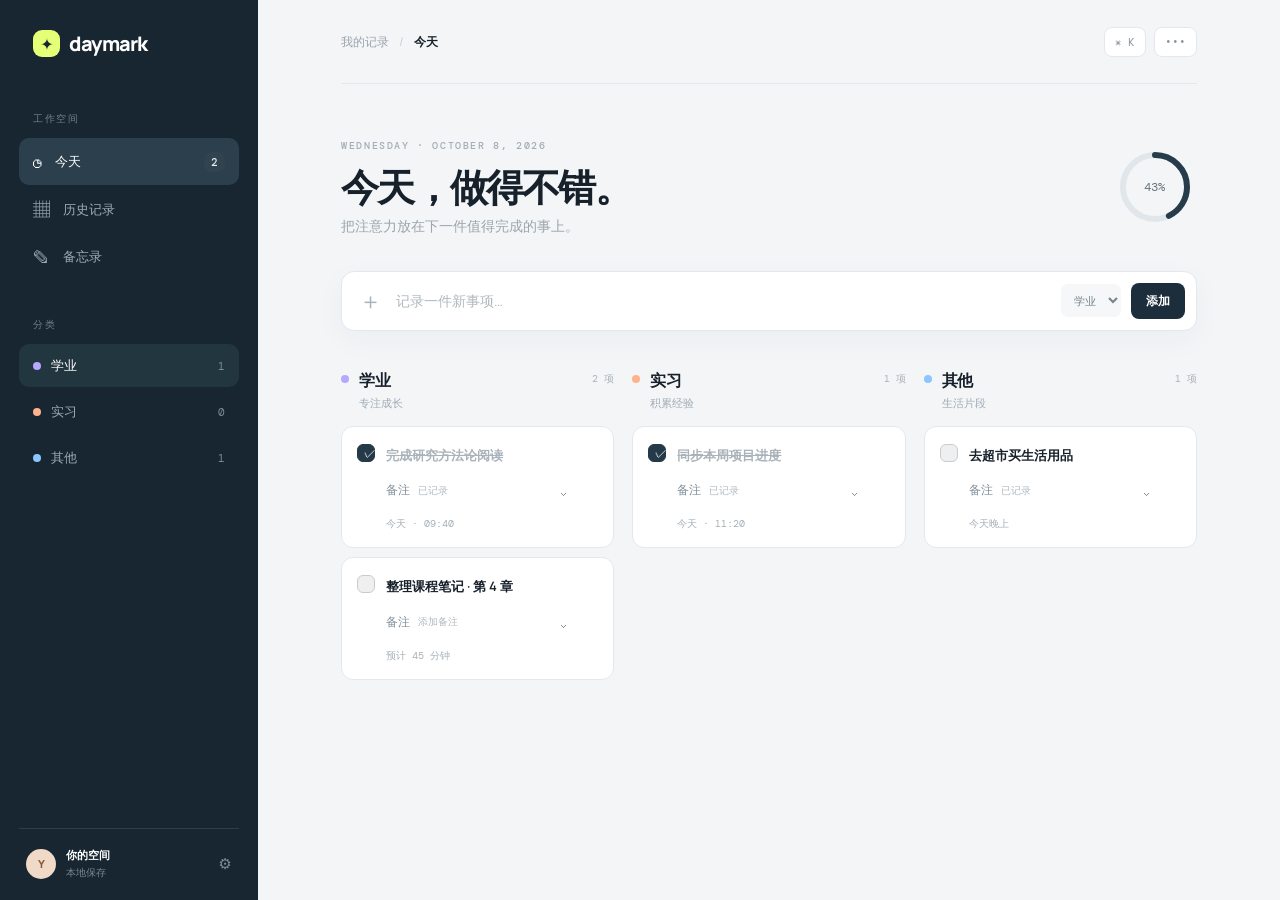
<file: index.html>
<!doctype html>
<html lang="zh-CN">
<head>
  <meta charset="UTF-8" />
  <meta name="viewport" content="width=device-width, initial-scale=1.0" />
  <title>Daymark · 每日记录</title>
  <link rel="preconnect" href="https://fonts.googleapis.com">
  <link rel="preconnect" href="https://fonts.gstatic.com" crossorigin>
  <link href="https://fonts.googleapis.com/css2?family=DM+Mono:wght@400;500&family=Manrope:wght@400;500;600;700;800&display=swap" rel="stylesheet">
  <link rel="stylesheet" href="styles.css" />
</head>
<body>
  <div class="app-shell">
    <aside class="sidebar">
      <div class="brand"><span class="brand-mark">✦</span><span>daymark</span></div>
      <div class="sidebar-label">工作空间</div>
      <nav>
        <button class="nav-item active" data-view="today"><span>◷</span> 今天 <b id="todayCount">3</b></button>
        <button class="nav-item" data-view="history"><span>▦</span> 历史记录</button>
        <button class="nav-item" data-view="notes"><span>✎</span> 备忘录</button>
      </nav>
      <div class="sidebar-label section-label">分类</div>
      <div class="category-list">
        <button class="category-chip academic active"><i></i> 学业 <span>2</span></button>
        <button class="category-chip internship"><i></i> 实习 <span>1</span></button>
        <button class="category-chip other"><i></i> 其他 <span>1</span></button>
      </div>
      <div class="sidebar-footer"><div class="avatar">Y</div><div><strong>你的空间</strong><small>本地保存</small></div><span class="settings">⚙</span></div>
    </aside>

    <main class="main-content">
      <header class="topbar"><div class="breadcrumb">我的记录 <span>/</span> <strong id="pageTitle">今天</strong></div><div class="top-actions"><button class="icon-button">⌘ K</button><button class="icon-button">•••</button></div></header>
      <section class="hero"><div><p class="eyebrow">WEDNESDAY · OCTOBER 8, 2026</p><h1 id="heroTitle">今天，做得不错。</h1><p class="hero-sub">把注意力放在下一件值得完成的事上。</p></div><div class="progress-ring"><svg viewBox="0 0 42 42"><circle class="ring-bg" cx="21" cy="21" r="16"></circle><circle class="ring-value" cx="21" cy="21" r="16"></circle></svg><span>43%</span></div></section>
      <section class="quick-add"><span class="plus">＋</span><input id="taskInput" placeholder="记录一件新事项…" /><select id="categorySelect"><option value="academic">学业</option><option value="internship">实习</option><option value="other">其他</option></select><button id="addTask">添加</button></section>
      <section class="content-grid" id="todayView">
        <div class="task-column"><div class="column-heading"><div><span class="dot academic-dot"></span><h2>学业</h2><small>专注成长</small></div><span class="count">2 项</span></div><div class="task-list" data-category="academic"></div></div>
        <div class="task-column"><div class="column-heading"><div><span class="dot internship-dot"></span><h2>实习</h2><small>积累经验</small></div><span class="count">1 项</span></div><div class="task-list" data-category="internship"></div></div>
        <div class="task-column"><div class="column-heading"><div><span class="dot other-dot"></span><h2>其他</h2><small>生活片段</small></div><span class="count">1 项</span></div><div class="task-list" data-category="other"></div></div>
      </section>
      <section class="history-view" id="historyView" hidden><div class="history-head"><div><p class="eyebrow">YOUR TIMELINE</p><h2>这些天，你完成了什么？</h2></div><button class="filter-button">最近 7 天⌄</button></div><div id="historyList"></div></section><section class="notes-view" id="notesView" hidden><div class="history-head"><div><p class="eyebrow">QUICK NOTES</p><h2>随手记下，不让灵感溜走。</h2></div><button class="filter-button" id="backupNotes">导出备份</button></div><div class="notes-toolbar"><input id="noteTitle" placeholder="标题（可选）" /><button id="newNote">＋ 新建笔记</button></div><div id="notesList" class="notes-list"></div></section>
    </main>
  </div>
  <script src="app.js"></script>
</body>
</html>
</file>
<file: styles.css>
:root{--bg:#f3f5f7;--ink:#17212b;--muted:#8b96a3;--line:#e4e8ed;--card:#fff;--navy:#1c2d3b;--accent:#e5ff77;--purple:#b6a7ff;--orange:#ffb38b;--blue:#8bc6ff}*{box-sizing:border-box}body{margin:0;background:var(--bg);color:var(--ink);font-family:Manrope,system-ui,sans-serif}.app-shell{display:flex;min-height:100vh}.sidebar{width:258px;background:#172630;color:#fff;padding:30px 19px 20px;display:flex;flex-direction:column}.brand{display:flex;align-items:center;gap:9px;font-weight:800;font-size:20px;letter-spacing:-.8px;padding:0 14px 54px}.brand-mark{display:grid;place-items:center;width:27px;height:27px;border-radius:9px;background:var(--accent);color:#182631;font-size:16px}.sidebar-label{font-size:10px;color:#71818e;letter-spacing:1.5px;text-transform:uppercase;padding:0 14px 12px}.nav-item,.category-chip{width:100%;border:0;background:transparent;color:#9eabb4;display:flex;align-items:center;gap:13px;padding:12px 14px;border-radius:10px;font:500 13px Manrope;cursor:pointer}.nav-item span{font-size:17px}.nav-item b{margin-left:auto;background:#30434f;color:#e4ecf1;font:500 11px 'DM Mono';padding:3px 7px;border-radius:8px}.nav-item.active{background:#2b404c;color:#fff}.section-label{margin-top:37px}.category-list{display:flex;flex-direction:column;gap:3px}.category-chip{gap:10px}.category-chip i{width:8px;height:8px;border-radius:50%;background:var(--purple)}.category-chip.internship i{background:var(--orange)}.category-chip.other i{background:var(--blue)}.category-chip span{margin-left:auto;font:11px 'DM Mono';color:#7e8d97}.category-chip.active{color:#fff;background:#223640}.sidebar-footer{margin-top:auto;border-top:1px solid #2d404a;padding:18px 7px 0;display:flex;align-items:center;gap:10px;font-size:11px}.avatar{width:30px;height:30px;background:#f0d9c7;color:#8b5a3c;border-radius:50%;display:grid;place-items:center;font-weight:800}.sidebar-footer small{display:block;color:#788891;font-size:10px;margin-top:2px}.settings{margin-left:auto;color:#7c8c95;font-size:15px}.main-content{flex:1;padding:0 6.5vw 70px;max-width:1400px}.topbar{height:84px;display:flex;justify-content:space-between;align-items:center;border-bottom:1px solid var(--line);font-size:12px;color:#9aa4ad}.breadcrumb span{padding:0 8px;color:#c7cdd2}.breadcrumb strong{color:var(--ink);font-weight:700}.top-actions{display:flex;gap:8px}.icon-button{border:1px solid var(--line);background:#fff;border-radius:8px;padding:7px 10px;color:#87939c;font:11px 'DM Mono'}.hero{display:flex;align-items:center;justify-content:space-between;padding:55px 0 35px}.eyebrow{font:500 10px 'DM Mono';letter-spacing:1.6px;color:#a3adb6;margin:0 0 14px}.hero h1{font-size:38px;letter-spacing:-1.8px;margin:0 0 8px;line-height:1.1}.hero-sub{color:#9ca6ad;font-size:14px;margin:0}.progress-ring{position:relative;width:84px;height:84px}.progress-ring svg{width:100%;height:100%;transform:rotate(-90deg)}.ring-bg,.ring-value{fill:none;stroke-width:3}.ring-bg{stroke:#e1e6ea}.ring-value{stroke:#263c4b;stroke-dasharray:43 100;stroke-linecap:round}.progress-ring span{position:absolute;inset:0;display:grid;place-items:center;font:12px 'DM Mono';color:#66727b}.quick-add{height:60px;border:1px solid var(--line);border-radius:13px;background:#fff;display:flex;align-items:center;padding:0 11px 0 17px;box-shadow:0 9px 30px rgba(39,55,66,.04);margin-bottom:38px}.plus{font-size:23px;color:#aab3ba;margin-right:12px}.quick-add input{border:0;outline:0;flex:1;font:14px Manrope;color:var(--ink)}.quick-add input::placeholder{color:#b0b8be}.quick-add select{border:0;background:#f5f7f8;border-radius:7px;padding:8px 9px;color:#76838b;font:11px Manrope;margin-right:10px}.quick-add button{background:var(--navy);color:#fff;border:0;border-radius:8px;padding:9px 15px;font:600 12px Manrope;cursor:pointer}.content-grid{display:grid;grid-template-columns:repeat(3,1fr);gap:18px}.task-column{min-width:0}.column-heading{display:flex;justify-content:space-between;align-items:flex-start;margin-bottom:15px}.column-heading>div{display:grid;grid-template-columns:10px auto;column-gap:8px}.dot{width:8px;height:8px;border-radius:50%;margin-top:6px;grid-row:span 2}.academic-dot{background:var(--purple)}.internship-dot{background:var(--orange)}.other-dot{background:var(--blue)}.column-heading h2{font-size:16px;margin:0;letter-spacing:-.4px}.column-heading small{font-size:11px;color:#a1abb3;margin-top:3px}.count{font:10px 'DM Mono';color:#a9b2b9;padding-top:3px}.task-list{display:flex;flex-direction:column;gap:9px}.task-card{background:var(--card);border:1px solid var(--line);border-radius:12px;padding:16px 15px;display:flex;gap:11px;align-items:flex-start;transition:.2s}.task-card:hover{box-shadow:0 8px 24px rgba(38,57,67,.08);transform:translateY(-1px)}.check{width:18px;height:18px;border:1.5px solid #c5cdd3;border-radius:6px;flex:none;cursor:pointer;margin-top:1px;display:grid;place-items:center;color:transparent;font-size:12px}.task-card.completed .check{background:#243a48;border-color:#243a48;color:#fff}.task-card.completed .task-title{text-decoration:line-through;color:#aab3ba}.task-title{font-size:13px;line-height:1.4;margin:0 0 7px}.task-meta{font:10px 'DM Mono';color:#a5afb6}.task-card .delete{margin-left:auto;border:0;background:transparent;color:#c0c8cd;cursor:pointer;font-size:14px;opacity:0}.task-card:hover .delete{opacity:1}.history-view{padding-top:45px}.history-head{display:flex;justify-content:space-between;align-items:flex-end;margin-bottom:24px}.history-head h2{font-size:26px;margin:0;letter-spacing:-1px}.filter-button{background:#fff;border:1px solid var(--line);padding:9px 13px;border-radius:8px;color:#76828a;font:11px Manrope}.history-day{padding:18px 0;border-top:1px solid var(--line)}.history-day h3{font-size:14px;margin:0 0 12px}.history-day p{margin:7px 0;color:#75828b;font-size:13px}.history-day span{display:inline-block;width:7px;height:7px;border-radius:50%;margin-right:9px}.history-day em{font:10px 'DM Mono';color:#b0b8be;margin-left:8px;font-style:normal}@media(max-width:900px){.sidebar{width:210px}.main-content{padding:0 30px 60px}.content-grid{grid-template-columns:1fr}.hero h1{font-size:32px}}
.notes-view{padding-top:45px}.notes-toolbar{display:flex;gap:10px;margin-bottom:18px}.notes-toolbar input{flex:1;border:1px solid var(--line);border-radius:10px;padding:12px 14px;font:13px Manrope;outline:none;background:#fff}.notes-toolbar button{border:0;border-radius:9px;background:var(--navy);color:#fff;padding:0 16px;font:600 12px Manrope;cursor:pointer}.notes-list{display:grid;grid-template-columns:repeat(2,minmax(0,1fr));gap:14px}.note-card{background:#fff;border:1px solid var(--line);border-radius:13px;padding:17px;min-height:150px;box-shadow:0 8px 25px rgba(39,55,66,.035)}.note-card input,.note-card textarea{width:100%;border:0;outline:0;background:transparent;color:var(--ink);font-family:Manrope;resize:none}.note-card input{font-weight:700;font-size:14px;margin-bottom:10px}.note-card textarea{font-size:13px;line-height:1.7;min-height:88px}.note-foot{display:flex;justify-content:space-between;color:#adb6bc;font:10px 'DM Mono';margin-top:8px}.note-delete{border:0;background:transparent;color:#c1c9ce;cursor:pointer}@media(max-width:700px){.notes-list{grid-template-columns:1fr}}
.task-editable{flex:1;min-width:0}.task-title-input{width:100%;border:0;outline:0;background:transparent;font:600 13px Manrope;color:var(--ink);padding:0;margin:0 0 7px}.task-note-input{width:100%;min-height:42px;border:0;border-left:2px solid #edf0f2;outline:0;resize:vertical;background:#fafbfc;border-radius:0 6px 6px 0;padding:7px 8px;color:#68757e;font:12px/1.55 Manrope;margin-bottom:8px}.task-note-input::placeholder{color:#b5bdc3}.task-card.completed .task-title-input{text-decoration:line-through;color:#aab3ba}.task-card.completed .task-note-input{color:#aab3ba}

[hidden]{display:none!important}.task-note-details{margin:2px 0 10px}.task-note-details summary{display:flex;align-items:center;gap:8px;list-style:none;cursor:pointer;font:12px Manrope;color:#81909a;padding:6px 0;user-select:none}.task-note-details summary::-webkit-details-marker{display:none}.note-indicator{font-size:10px;color:#b0bac2}.note-chevron{margin-left:auto;font-size:16px;transition:transform .2s}.task-note-details[open] .note-chevron{transform:rotate(180deg)}.task-note-details[open] summary{color:#344e60}.task-note-details .task-note-input{display:block;margin:5px 0 0;min-height:90px;border:1px solid #e7edf1;border-radius:9px;background:#f7f9fb;padding:12px;line-height:1.7;resize:vertical}.task-note-details .task-note-input:focus{border-color:#a5b6c2;background:#fff}.task-note-details[open] .task-note-input{animation:noteReveal .18s ease-out}@keyframes noteReveal{from{opacity:0;transform:translateY(-4px)}to{opacity:1;transform:translateY(0)}}
</file>
